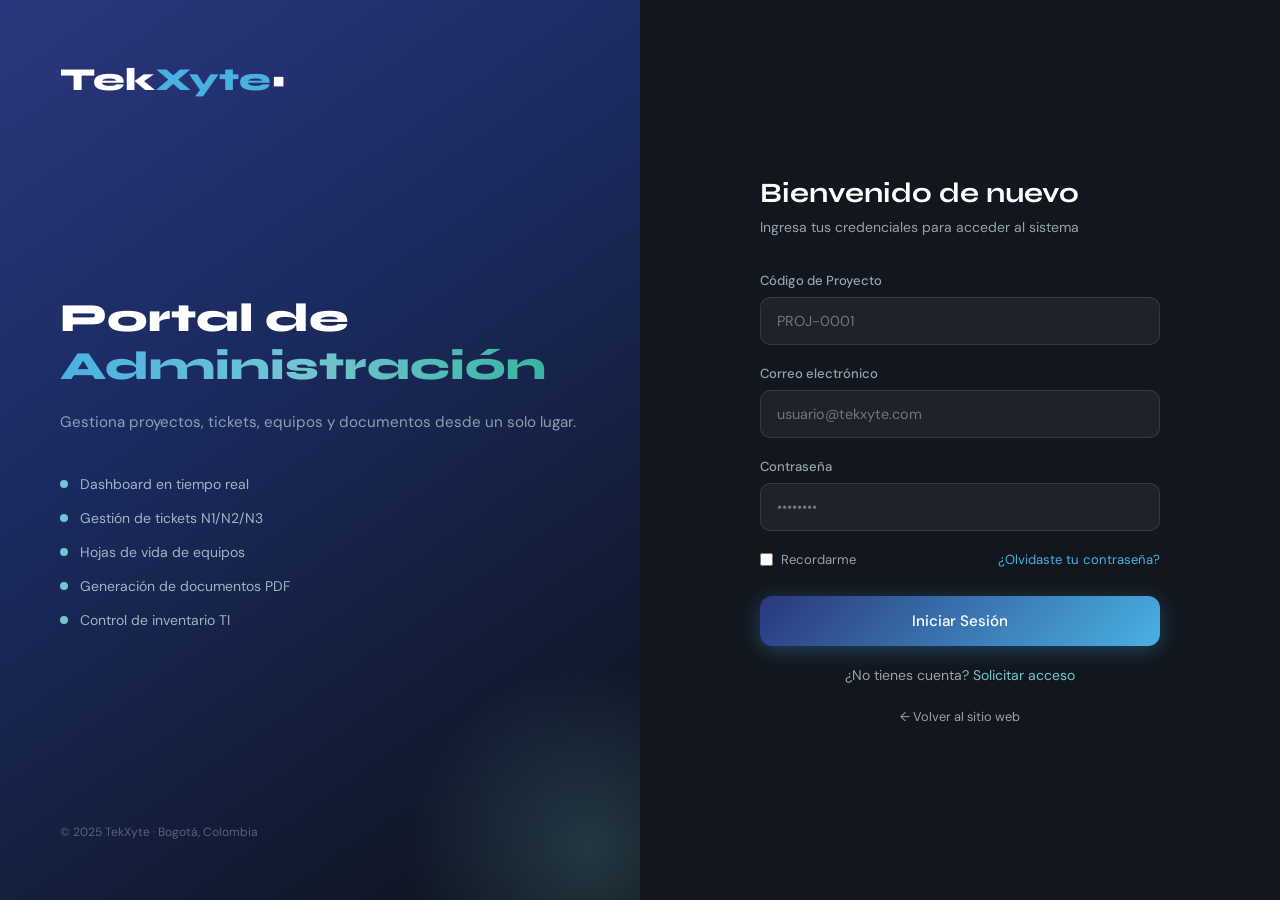
<file: login.html>
<!DOCTYPE html>
<html lang="es">
<head>
  <meta charset="UTF-8" />
  <meta name="viewport" content="width=device-width, initial-scale=1.0" />
  <title>TekXyte — Iniciar Sesión</title>
  <link href="https://fonts.googleapis.com/css2?family=Syne:wght@400;700;800&family=DM+Sans:wght@300;400;500&display=swap" rel="stylesheet" />
  <style>
    :root {
      --navy: #2A377E; --sky: #49B1E2; --teal: #73C6CF;
      --green: #39B4A0; --mint: #DCEFF3;
      --font-d: 'Syne', sans-serif; --font-b: 'DM Sans', sans-serif;
    }
    * { box-sizing: border-box; margin: 0; padding: 0; }
    body {
      font-family: var(--font-b);
      background: #0d1117;
      min-height: 100vh;
      display: grid;
      grid-template-columns: 1fr 1fr;
    }

    /* Panel izquierdo — branding */
    .login-brand {
      background: linear-gradient(145deg, var(--navy) 0%, #1a2a5e 40%, #0d1117 100%);
      padding: 60px;
      display: flex;
      flex-direction: column;
      justify-content: space-between;
      position: relative;
      overflow: hidden;
    }
    .login-brand::before {
      content: '';
      position: absolute;
      bottom: -150px; right: -150px;
      width: 400px; height: 400px;
      background: radial-gradient(var(--teal), transparent 65%);
      opacity: 0.2;
    }
    .brand-logo {
      font-family: var(--font-d);
      font-size: 2rem;
      font-weight: 800;
      color: white;
    }
    .brand-logo span { color: var(--sky); }
    .brand-content { flex: 1; display: flex; flex-direction: column; justify-content: center; }
    .brand-content h2 {
      font-family: var(--font-d);
      font-size: 2.5rem;
      font-weight: 800;
      color: white;
      line-height: 1.2;
      margin-bottom: 20px;
    }
    .brand-content h2 em {
      font-style: normal;
      background: linear-gradient(90deg, var(--sky), var(--teal), var(--green));
      -webkit-background-clip: text;
      -webkit-text-fill-color: transparent;
      background-clip: text;
    }
    .brand-content p { color: rgba(220,239,243,0.6); font-size: 0.95rem; line-height: 1.7; }
    .brand-features { margin-top: 40px; display: flex; flex-direction: column; gap: 16px; }
    .feat { display: flex; align-items: center; gap: 12px; font-size: 0.875rem; color: rgba(220,239,243,0.7); }
    .feat-dot { width: 8px; height: 8px; border-radius: 50%; background: var(--teal); flex-shrink: 0; }

    /* Panel derecho — formulario */
    .login-form-panel {
      background: #12171f;
      display: flex;
      align-items: center;
      justify-content: center;
      padding: 60px 80px;
    }
    .login-box { width: 100%; max-width: 400px; }
    .login-box h3 { font-family: var(--font-d); font-size: 1.75rem; font-weight: 700; color: white; margin-bottom: 8px; }
    .login-box p  { font-size: 0.875rem; color: #94a3b0; margin-bottom: 36px; }

    .form-group { margin-bottom: 20px; }
    .form-group label { display: block; font-size: 0.82rem; font-weight: 500; color: #94a3b0; margin-bottom: 8px; }
    .form-group input {
      width: 100%;
      background: rgba(255,255,255,0.05);
      border: 1px solid rgba(255,255,255,0.1);
      border-radius: 10px;
      padding: 14px 16px;
      color: white;
      font-family: var(--font-b);
      font-size: 0.9rem;
      outline: none;
      transition: border-color 0.2s;
    }
    .form-group input:focus { border-color: var(--teal); background: rgba(115,198,207,0.05); }

    .form-options { display: flex; justify-content: space-between; align-items: center; margin-bottom: 28px; font-size: 0.82rem; }
    .form-options a { color: var(--sky); text-decoration: none; }
    .remember { display: flex; align-items: center; gap: 8px; color: #94a3b0; cursor: pointer; }
    .remember input { width: auto; margin: 0; }

    .btn-login {
      width: 100%;
      padding: 15px;
      background: linear-gradient(135deg, var(--navy), var(--sky));
      color: white;
      border: none;
      border-radius: 12px;
      font-family: var(--font-b);
      font-size: 0.95rem;
      font-weight: 500;
      cursor: pointer;
      transition: all 0.2s;
      box-shadow: 0 4px 20px rgba(73,177,226,0.3);
      margin-bottom: 20px;
    }
    .btn-login:hover { transform: translateY(-2px); box-shadow: 0 8px 30px rgba(73,177,226,0.4); }
    .btn-login:disabled { opacity: 0.65; cursor: not-allowed; transform: none; }

    .login-divider { text-align: center; font-size: 0.8rem; color: #94a3b0; margin-bottom: 20px; }
    .login-register { text-align: center; font-size: 0.875rem; color: #94a3b0; }
    .login-register a { color: var(--teal); text-decoration: none; }
    .login-back { margin-top: 24px; text-align: center; font-size: 0.8rem; }
    .login-back a { color: #94a3b0; text-decoration: none; }
    .login-back a:hover { color: var(--sky); }

    .login-alert {
      display: none;
      padding: 12px 16px;
      background: rgba(220,53,69,0.15);
      border: 1px solid rgba(220,53,69,0.3);
      border-radius: 8px;
      color: #fc8181;
      font-size: 0.85rem;
      margin-bottom: 16px;
    }
    .login-alert.show { display: block; }

    @media (max-width: 768px) {
      body { grid-template-columns: 1fr; }
      .login-brand { display: none; }
      .login-form-panel { padding: 40px 24px; }
    }
  </style>
</head>
<body>

  <!-- Branding -->
  <div class="login-brand">
    <div class="brand-logo">Tek<span>Xyte</span>•</div>
    <div class="brand-content">
      <h2>Portal de<br /><em>Administración</em></h2>
      <p>Gestiona proyectos, tickets, equipos y documentos desde un solo lugar.</p>
      <div class="brand-features">
        <div class="feat"><div class="feat-dot"></div>Dashboard en tiempo real</div>
        <div class="feat"><div class="feat-dot"></div>Gestión de tickets N1/N2/N3</div>
        <div class="feat"><div class="feat-dot"></div>Hojas de vida de equipos</div>
        <div class="feat"><div class="feat-dot"></div>Generación de documentos PDF</div>
        <div class="feat"><div class="feat-dot"></div>Control de inventario TI</div>
      </div>
    </div>
    <div style="font-size:0.75rem;color:rgba(255,255,255,0.3);">© 2025 TekXyte · Bogotá, Colombia</div>
  </div>

  <!-- Formulario -->
  <div class="login-form-panel">
    <div class="login-box">
      <h3>Bienvenido de nuevo</h3>
      <p>Ingresa tus credenciales para acceder al sistema</p>

      <div class="login-alert" id="loginAlert"></div>

      <form id="loginForm" onsubmit="handleLogin(event)" novalidate>
        <div class="form-group">
          <label>Código de Proyecto</label>
          <input type="text" id="loginProjectCode" placeholder="PROJ-0001"
                 maxlength="20" autocomplete="off" required />
        </div>
        <div class="form-group">
          <label>Correo electrónico</label>
          <input type="email" id="loginEmail" placeholder="usuario@tekxyte.com"
                 autocomplete="email" required />
        </div>
        <div class="form-group">
          <label>Contraseña</label>
          <input type="password" id="loginPassword" placeholder="••••••••"
                 autocomplete="current-password" required />
        </div>
        <div class="form-options">
          <label class="remember">
            <input type="checkbox" id="rememberMe" /> Recordarme
          </label>
          <a href="#" onclick="mostrarRecuperacion();return false;">¿Olvidaste tu contraseña?</a>
        </div>
        <button type="submit" class="btn-login" id="loginBtn">Iniciar Sesión</button>
      </form>

      <!-- Panel recuperación (oculto por defecto) -->
      <div id="panel-recuperacion" style="display:none;margin-top:-10px;margin-bottom:20px;padding:16px;background:rgba(115,198,207,0.08);border:1px solid rgba(115,198,207,0.2);border-radius:10px">
        <div style="font-size:0.82rem;color:var(--teal);font-weight:600;margin-bottom:10px">🔑 Recuperar contraseña</div>
        <input type="email" id="rec-email" placeholder="Tu correo electrónico" style="width:100%;background:rgba(255,255,255,0.05);border:1px solid rgba(255,255,255,0.1);border-radius:8px;padding:11px 14px;color:#fff;font-family:var(--font-b);font-size:0.85rem;outline:none;margin-bottom:10px"/>
        <div style="display:flex;gap:8px">
          <button onclick="enviarRecuperacion()" style="flex:1;padding:10px;background:linear-gradient(135deg,var(--navy),var(--teal));color:#fff;border:none;border-radius:8px;font-family:var(--font-b);font-size:0.85rem;cursor:pointer">Enviar instrucciones</button>
          <button onclick="ocultarRecuperacion()" style="padding:10px 14px;background:rgba(255,255,255,0.07);color:#94a3b0;border:1px solid rgba(255,255,255,0.1);border-radius:8px;font-family:var(--font-b);font-size:0.85rem;cursor:pointer">✕</button>
        </div>
      </div>

      
      <div class="login-register">¿No tienes cuenta? <a href="#" onclick="mostrarSolicitudAcceso();return false;">Solicitar acceso</a></div>

      <!-- Panel solicitud acceso (oculto por defecto) -->
      <div id="panel-solicitud" style="display:none;margin-top:16px;padding:16px;background:rgba(57,180,160,0.08);border:1px solid rgba(57,180,160,0.2);border-radius:10px">
        <div style="font-size:0.82rem;color:var(--green);font-weight:600;margin-bottom:10px">📩 Solicitar acceso al sistema</div>
        <input type="text"  id="sol-nombre" placeholder="Nombre completo" style="width:100%;background:rgba(255,255,255,0.05);border:1px solid rgba(255,255,255,0.1);border-radius:8px;padding:11px 14px;color:#fff;font-family:var(--font-b);font-size:0.85rem;outline:none;margin-bottom:8px"/>
        <input type="email" id="sol-email"  placeholder="Email corporativo" style="width:100%;background:rgba(255,255,255,0.05);border:1px solid rgba(255,255,255,0.1);border-radius:8px;padding:11px 14px;color:#fff;font-family:var(--font-b);font-size:0.85rem;outline:none;margin-bottom:8px"/>
        <input type="text"  id="sol-cargo"  placeholder="Cargo / Área" style="width:100%;background:rgba(255,255,255,0.05);border:1px solid rgba(255,255,255,0.1);border-radius:8px;padding:11px 14px;color:#fff;font-family:var(--font-b);font-size:0.85rem;outline:none;margin-bottom:10px"/>
        <div style="display:flex;gap:8px">
          <button onclick="enviarSolicitud()" style="flex:1;padding:10px;background:linear-gradient(135deg,var(--navy),var(--green));color:#fff;border:none;border-radius:8px;font-family:var(--font-b);font-size:0.85rem;cursor:pointer">Enviar solicitud</button>
          <button onclick="ocultarSolicitud()" style="padding:10px 14px;background:rgba(255,255,255,0.07);color:#94a3b0;border:1px solid rgba(255,255,255,0.1);border-radius:8px;font-family:var(--font-b);font-size:0.85rem;cursor:pointer">✕</button>
        </div>
      </div>

      <div class="login-back"><a href="index.html">← Volver al sitio web</a></div>
    </div>
  </div>

  <script>
    /* Limpiar sesión al cargar — siempre pide credenciales */
    localStorage.removeItem('tekxyte_token');
    localStorage.removeItem('tekxyte_user');

    async function handleLogin(e) {
      e.preventDefault();
      const projectCode = document.getElementById('loginProjectCode').value.trim().toUpperCase();
      const email       = document.getElementById('loginEmail').value.trim().toLowerCase();
      const password    = document.getElementById('loginPassword').value;
      const btn         = document.getElementById('loginBtn');

      if (!projectCode || !email || !password) { 
        showAlert('Por favor completa todos los campos.'); 
        return; 
      }

      btn.disabled = true;
      btn.textContent = 'Verificando...';
      document.getElementById('loginAlert').classList.remove('show');

      /* 1. Demo mode: verificar credenciales demo */
      const DEMO_USERS = [
        { project_id: 1, project_code: 'PROJ-0001', email: 'admin@tekxyte.com', password: 'Admin@123', name: 'Admin TekXyte', role: 'admin' },
        { project_id: 1, project_code: 'PROJ-0001', email: 'cmendez@tekxyte.com', password: 'Tech@2024', name: 'Carlos Méndez', role: 'tecnico' },
        { project_id: 1, project_code: 'PROJ-0001', email: 'lperez@tekxyte.com', password: 'Tech@2024', name: 'Laura Pérez', role: 'tecnico' },
      ];

      const demoMatch = DEMO_USERS.find(u => u.email === email && u.password === password);
      if (demoMatch) {
        // Validar acceso al proyecto
        const tieneAcceso = demoMatch.role === 'admin' || demoMatch.project_code.toUpperCase() === projectCode;
        if (!tieneAcceso) {
          showAlert('Credenciales inválidas');
          btn.disabled = false;
          btn.textContent = 'Iniciar Sesión';
          return;
        }

        guardarSesion('demo-token-' + Date.now(), {
          id: 1,
          name: demoMatch.name, 
          role: demoMatch.role, 
          email: demoMatch.email,
          project_id: demoMatch.project_id,
          project_code: projectCode
        });
        return;
      }

      /* 2. Verificar contra usuarios guardados en localStorage */
      const usuariosGuardados = JSON.parse(localStorage.getItem('tekxyte_usuarios') || '[]');
      const usuarioMatch = usuariosGuardados.find(u => u.email === email && u.password === password && u.estado === 'activo');
      if (usuarioMatch) {
        const usuarioProjectId = Number(usuarioMatch.project_id || 1);
        const usuarioProjectCode = usuarioMatch.project_code || `PROJ-${String(usuarioProjectId).padStart(4, '0')}`;
        // El código ingresado debe coincidir con el proyecto asignado al usuario.
        if (usuarioProjectCode !== projectCode) {
          showAlert('Credenciales inválidas');
          btn.disabled = false;
          btn.textContent = 'Iniciar Sesión';
          return;
        }

        guardarSesion('token-' + usuarioMatch.id + '-' + Date.now(), {
          id: usuarioMatch.id,
          name: usuarioMatch.nombre,
          role: usuarioMatch.rol,
          email: usuarioMatch.email,
          project_id: usuarioProjectId,
          project_code: usuarioProjectCode
        });
        return;
      }

      /* 3. Intentar API real con timeout */
      try {
        const ctrl = new AbortController();
        const timer = setTimeout(() => ctrl.abort(), 3000);
        
        const res = await fetch('/api/auth/login', {
          method: 'POST',
          headers: { 'Content-Type': 'application/json' },
          body: JSON.stringify({ project_code: projectCode, email, password }),
          signal: ctrl.signal
        });
        
        clearTimeout(timer);
        
        if (res.ok) {
          const data = await res.json();
          if (data.success && data.token) { 
            guardarSesion(data.token, data.user); 
            return; 
          }
        }
      } catch (_) { /* sin backend */ }

      // Mensaje genérico de credenciales inválidas
      showAlert('Credenciales inválidas');
      btn.disabled = false;
      btn.textContent = 'Iniciar Sesión';
    }

    function guardarSesion(token, userData) {
      localStorage.setItem('tekxyte_token', token);
      localStorage.setItem('tekxyte_user', JSON.stringify(userData));
      window.location.replace('dashboard.html');
    }

    function showAlert(msg) {
      const el = document.getElementById('loginAlert');
      el.textContent = msg;
      el.classList.add('show');
    }

    /* ── Recuperar contraseña ── */
    function mostrarRecuperacion() {
      document.getElementById('panel-recuperacion').style.display = '';
      document.getElementById('panel-solicitud').style.display = 'none';
      document.getElementById('rec-email').focus();
    }
    function ocultarRecuperacion() {
      document.getElementById('panel-recuperacion').style.display = 'none';
    }
    function enviarRecuperacion() {
      const email = document.getElementById('rec-email').value.trim();
      if (!email || !email.includes('@')) {
        document.getElementById('rec-email').style.borderColor = '#f87171';
        return;
      }
      document.getElementById('rec-email').style.borderColor = '';
      ocultarRecuperacion();
      // Show success message in alert (green style)
      const el = document.getElementById('loginAlert');
      el.style.background = 'rgba(57,180,160,0.15)';
      el.style.borderColor = 'rgba(57,180,160,0.3)';
      el.style.color = 'var(--green)';
      el.textContent = `✅ Si ${email} está registrado, recibirás las instrucciones en breve.`;
      el.classList.add('show');
      setTimeout(() => { el.classList.remove('show'); el.style = ''; }, 5000);
    }

    /* ── Solicitar acceso ── */
    function mostrarSolicitudAcceso() {
      document.getElementById('panel-solicitud').style.display = '';
      document.getElementById('panel-recuperacion').style.display = 'none';
      document.getElementById('sol-nombre').focus();
    }
    function ocultarSolicitud() {
      document.getElementById('panel-solicitud').style.display = 'none';
    }
    function enviarSolicitud() {
      const nombre = document.getElementById('sol-nombre').value.trim();
      const email  = document.getElementById('sol-email').value.trim();
      if (!nombre || !email) {
        if (!nombre) document.getElementById('sol-nombre').style.borderColor = '#f87171';
        if (!email)  document.getElementById('sol-email').style.borderColor  = '#f87171';
        return;
      }
      ocultarSolicitud();
      const el = document.getElementById('loginAlert');
      el.style.background = 'rgba(57,180,160,0.15)';
      el.style.borderColor = 'rgba(57,180,160,0.3)';
      el.style.color = 'var(--green)';
      el.textContent = `✅ Solicitud enviada. El administrador revisará tu petición y te contactará a ${email}.`;
      el.classList.add('show');
      setTimeout(() => { el.classList.remove('show'); el.style = ''; }, 6000);
    }
  </script>
</body>
</html>
</file>
